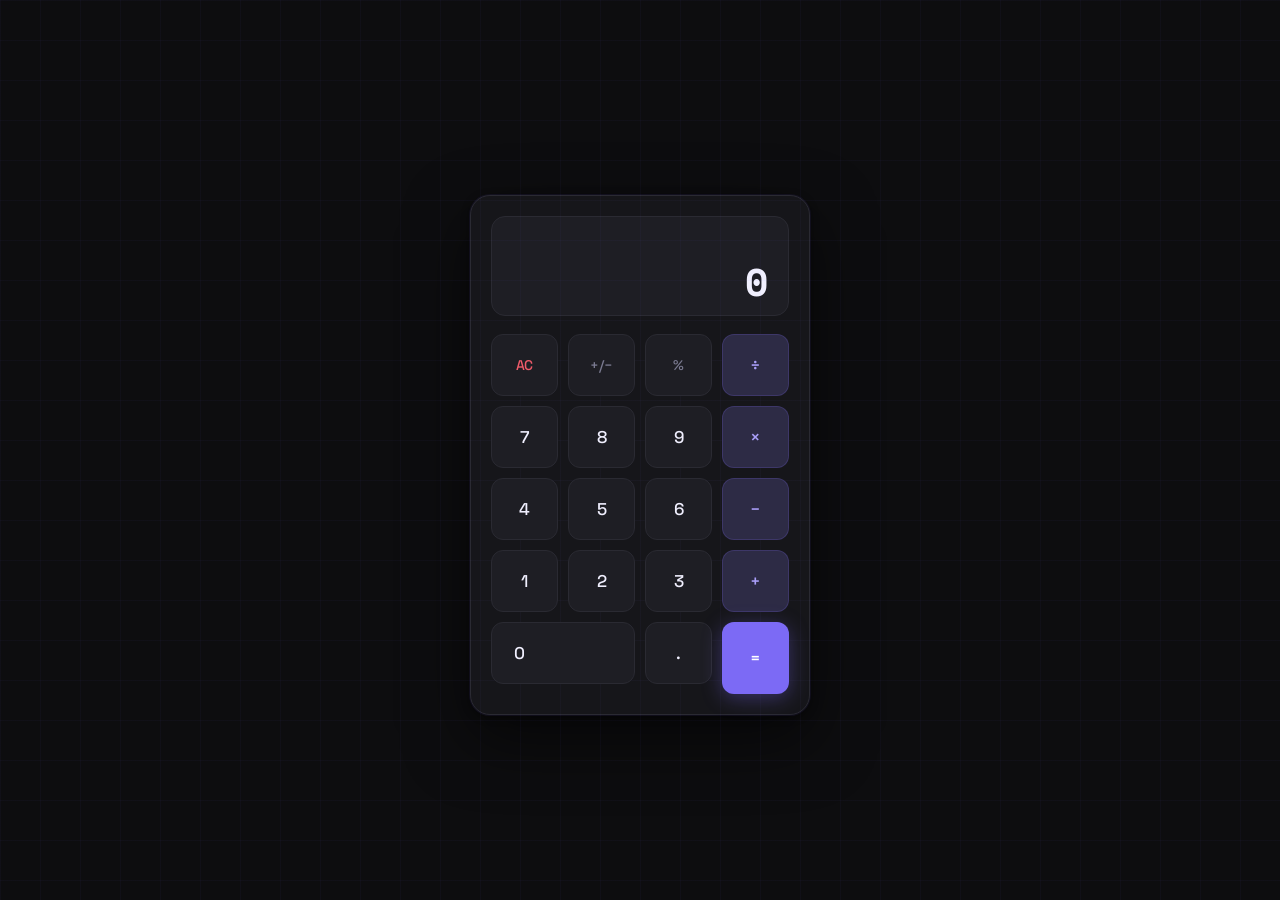
<file: calculator/index.html>
<!DOCTYPE html>
<html lang="en">
<head>
  <meta charset="UTF-8" />
  <meta name="viewport" content="width=device-width, initial-scale=1.0"/>
  <title>Calculator</title>
  <link href="https://fonts.googleapis.com/css2?family=Space+Grotesk:wght@300;400;500;600&family=Space+Mono:wght@400;700&display=swap" rel="stylesheet"/>
<link rel="stylesheet" href="style.css">
</head>
<body>
  <div class="calc-wrapper">
    <div class="label"></div>
    <div class="calculator">
      <div class="display">
        <div class="history" id="history"></div>
        <div class="main-display" id="main-display">0</div>
      </div>
      <div class="buttons">
        <!-- Row 1 -->
        <button class="btn-fn btn-clear" id="btn-ac"  onclick="clearAll()">AC</button>
        <button class="btn-fn"           onclick="toggleSign()">+/−</button>
        <button class="btn-fn"           onclick="percent()">%</button>
        <button class="btn-op"           onclick="setOp('/')" id="op-/">÷</button>

        <!-- Row 2 -->
        <button class="btn-num" onclick="input('7')">7</button>
        <button class="btn-num" onclick="input('8')">8</button>
        <button class="btn-num" onclick="input('9')">9</button>
        <button class="btn-op"  onclick="setOp('*')" id="op-*">×</button>

        <!-- Row 3 -->
        <button class="btn-num" onclick="input('4')">4</button>
        <button class="btn-num" onclick="input('5')">5</button>
        <button class="btn-num" onclick="input('6')">6</button>
        <button class="btn-op"  onclick="setOp('-')" id="op--">−</button>

        <!-- Row 4 -->
        <button class="btn-num" onclick="input('1')">1</button>
        <button class="btn-num" onclick="input('2')">2</button>
        <button class="btn-num" onclick="input('3')">3</button>
        <button class="btn-op"  onclick="setOp('+')" id="op-+">+</button>

        <!-- Row 5 -->
        <button class="btn-num btn-zero" onclick="input('0')">0</button>
        <button class="btn-num"          onclick="inputDot()">.</button>
        <button class="btn-eq"           onclick="calculate()">=</button>
      </div>
    </div>
  </div>

  <script>
    let current    = '0';
    let previous   = '';
    let operator   = null;
    let resetNext  = false;

    const display  = document.getElementById('main-display');
    const history  = document.getElementById('history');
    const acBtn    = document.getElementById('btn-ac');

    function updateDisplay(val) {
      const s = String(val);
      display.style.fontSize = s.length > 10 ? '24px' : s.length > 7 ? '30px' : '38px';
      display.textContent = s;
      acBtn.textContent = (current === '0' && !previous) ? 'AC' : 'C';
    }

    function clearAll() {
      current = '0'; previous = ''; operator = null; resetNext = false;
      history.textContent = '';
      highlightOp(null);
      updateDisplay('0');
    }

    function input(digit) {
      if (resetNext) { current = digit; resetNext = false; }
      else current = (current === '0') ? digit : (current.length < 13 ? current + digit : current);
      updateDisplay(current);
    }

    function inputDot() {
      if (resetNext) { current = '0.'; resetNext = false; updateDisplay(current); return; }
      if (!current.includes('.')) { current += '.'; updateDisplay(current); }
    }

    function toggleSign() {
      current = String(parseFloat(current) * -1);
      updateDisplay(current);
    }

    function percent() {
      current = String(parseFloat(current) / 100);
      updateDisplay(current);
    }

    function setOp(op) {
      if (operator && !resetNext) calculate(true);
      previous = current;
      operator = op;
      resetNext = true;
      const symMap = { '+': '+', '-': '−', '*': '×', '/': '÷' };
      history.textContent = previous + ' ' + symMap[op];
      highlightOp(op);
    }

    function calculate(chain = false) {
      if (!operator || !previous) return;
      const a = parseFloat(previous);
      const b = parseFloat(current);
      let result;
      switch (operator) {
        case '+': result = a + b; break;
        case '-': result = a - b; break;
        case '*': result = a * b; break;
        case '/': result = b === 0 ? 'Error' : a / b; break;
      }
      const symMap = { '+': '+', '-': '−', '*': '×', '/': '÷' };
      if (!chain) history.textContent = previous + ' ' + symMap[operator] + ' ' + current + ' =';
      const display_result = (result === 'Error') ? 'Error' : parseFloat(result.toFixed(10)).toString();
      current = display_result;
      if (!chain) { operator = null; highlightOp(null); }
      previous = display_result;
      resetNext = true;
      updateDisplay(display_result);
    }

    function highlightOp(op) {
      ['+', '-', '*', '/'].forEach(o => {
        const el = document.getElementById('op-' + o);
        if (el) el.classList.toggle('active', o === op);
      });
    }

    // Keyboard support
    document.addEventListener('keydown', e => {
      if (e.key >= '0' && e.key <= '9') input(e.key);
      else if (e.key === '.') inputDot();
      else if (e.key === '+') setOp('+');
      else if (e.key === '-') setOp('-');
      else if (e.key === '*') setOp('*');
      else if (e.key === '/') { e.preventDefault(); setOp('/'); }
      else if (e.key === 'Enter' || e.key === '=') calculate();
      else if (e.key === 'Backspace') {
        current = current.length > 1 ? current.slice(0, -1) : '0';
        updateDisplay(current);
      }
      else if (e.key === 'Escape') clearAll();
      else if (e.key === '%') percent();
    });

    updateDisplay('0');
  </script>
</body>
</html>
</file>
<file: calculator/style.css>
*, *::before, *::after { box-sizing: border-box; margin: 0; padding: 0; }

    :root {
      --bg:        #0d0d0f;
      --surface:   #16161a;
      --panel:     #1e1e24;
      --border:    #2a2a32;
      --accent:    #7c6af5;
      --accent-lt: #a99ef8;
      --op:        #2d2b45;
      --op-hover:  #3c3960;
      --num:       #1e1e24;
      --num-hover: #2a2a36;
      --eq:        #7c6af5;
      --eq-hover:  #6a57e0;
      --text:      #f0effe;
      --muted:     #7a7a90;
      --danger:    #f05b6a;
      --radius:    20px;
    }

    body {
      min-height: 100vh;
      display: flex;
      align-items: center;
      justify-content: center;
      background: var(--bg);
      font-family: 'Space Grotesk', sans-serif;
      padding: 20px;
    }

    /* Subtle grid background */
    body::before {
      content: '';
      position: fixed;
      inset: 0;
      background-image:
        linear-gradient(rgba(124,106,245,0.04) 1px, transparent 1px),
        linear-gradient(90deg, rgba(124,106,245,0.04) 1px, transparent 1px);
      background-size: 40px 40px;
      pointer-events: none;
    }

    .calc-wrapper {
      display: flex;
      flex-direction: column;
      gap: 10px;
    }

    .label {
      font-family: 'Space Mono', monospace;
      font-size: 10px;
      letter-spacing: 0.18em;
      color: var(--muted);
      text-transform: uppercase;
      padding-left: 4px;
    }

    .calculator {
      background: var(--surface);
      border: 1px solid var(--border);
      border-radius: var(--radius);
      padding: 20px;
      width: 340px;
      box-shadow:
        0 0 0 1px rgba(124,106,245,0.08),
        0 24px 64px rgba(0,0,0,0.55),
        0 2px 8px rgba(0,0,0,0.4);
    }

    /* Display */
    .display {
      background: var(--panel);
      border: 1px solid var(--border);
      border-radius: 14px;
      padding: 16px 20px 14px;
      margin-bottom: 18px;
      min-height: 100px;
      display: flex;
      flex-direction: column;
      justify-content: space-between;
      overflow: hidden;
    }

    .history {
      font-family: 'Space Mono', monospace;
      font-size: 12px;
      color: var(--muted);
      min-height: 18px;
      text-align: right;
      white-space: nowrap;
      overflow: hidden;
      text-overflow: ellipsis;
    }

    .main-display {
      font-family: 'Space Mono', monospace;
      font-size: 38px;
      font-weight: 700;
      color: var(--text);
      text-align: right;
      white-space: nowrap;
      overflow: hidden;
      text-overflow: ellipsis;
      line-height: 1;
      margin-top: 8px;
      transition: font-size 0.1s ease;
    }

    /* Buttons grid */
    .buttons {
      display: grid;
      grid-template-columns: repeat(4, 1fr);
      gap: 10px;
    }

    button {
      font-family: 'Space Grotesk', sans-serif;
      font-size: 17px;
      font-weight: 500;
      border: none;
      border-radius: 12px;
      padding: 0;
      height: 62px;
      cursor: pointer;
      transition: background 0.12s ease, transform 0.08s ease, box-shadow 0.12s ease;
      position: relative;
      outline: none;
      letter-spacing: -0.01em;
    }

    button:focus-visible {
      box-shadow: 0 0 0 2px var(--accent);
    }

    button:active {
      transform: scale(0.94);
    }

    /* Number buttons */
    .btn-num {
      background: var(--num);
      color: var(--text);
      border: 1px solid var(--border);
    }
    .btn-num:hover { background: var(--num-hover); }

    /* Operator buttons */
    .btn-op {
      background: var(--op);
      color: var(--accent-lt);
      border: 1px solid rgba(124,106,245,0.2);
    }
    .btn-op:hover { background: var(--op-hover); }

    /* Function buttons (AC, +/-, %) */
    .btn-fn {
      background: var(--panel);
      color: var(--muted);
      border: 1px solid var(--border);
      font-size: 14px;
    }
    .btn-fn:hover { background: #272730; color: var(--text); }

    /* Equals */
    .btn-eq {
      background: var(--eq);
      color: #fff;
      border: none;
      grid-row: span 2;
      height: auto;
      box-shadow: 0 4px 20px rgba(124,106,245,0.35);
    }
    .btn-eq:hover {
      background: var(--eq-hover);
      box-shadow: 0 4px 28px rgba(124,106,245,0.5);
    }

    /* Zero spans 2 cols */
    .btn-zero {
      grid-column: span 2;
      text-align: left;
      padding-left: 22px;
    }

    /* Clear / backspace highlight */
    .btn-clear { color: var(--danger); }
    .btn-clear:hover { background: rgba(240,91,106,0.1); color: var(--danger); }

    /* Active operator indicator */
    .btn-op.active {
      background: rgba(124,106,245,0.25);
      border-color: var(--accent);
      color: #fff;
    }

    @media (max-width: 380px) {
      .calculator { width: 100%; }
      .main-display { font-size: 30px; }
      button { height: 54px; font-size: 15px; }
    }

    @media (prefers-reduced-motion: reduce) {
      button { transition: none; }
    }
</file>
